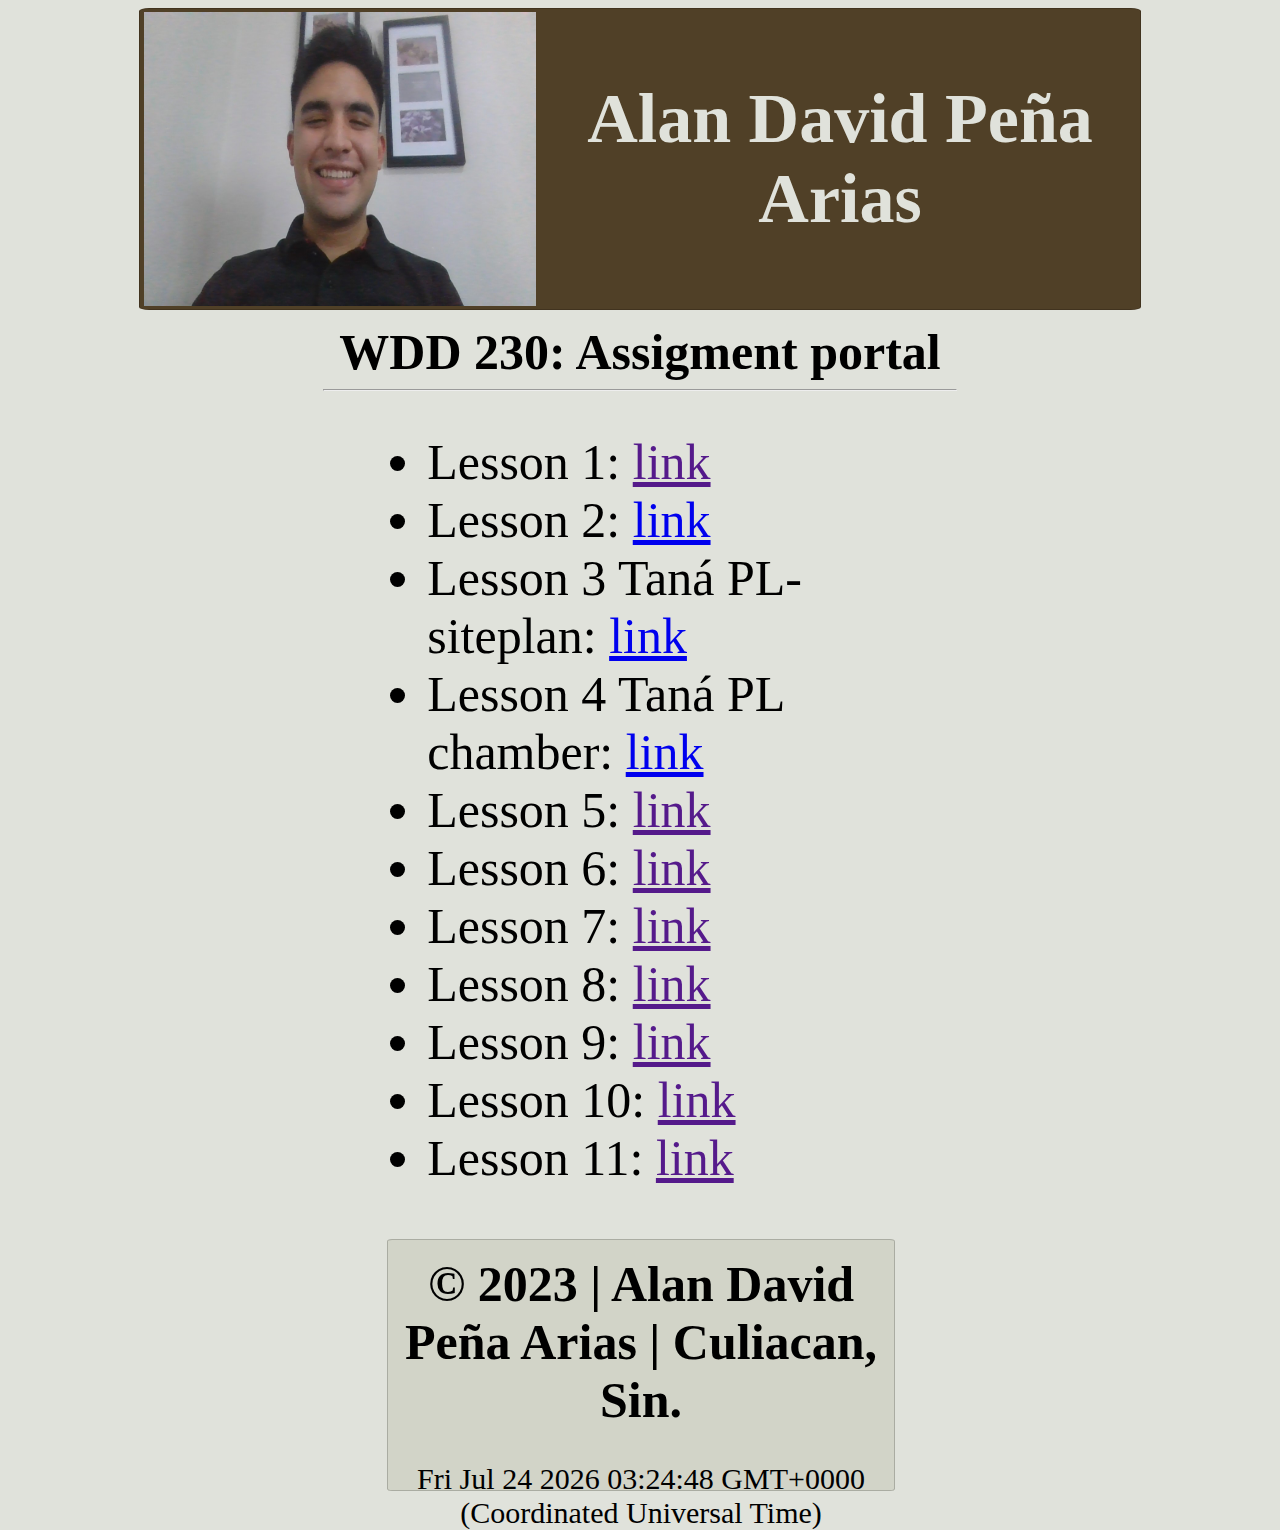
<file: index.html>
<!DOCTYPE html>
<html lang="en">
<head>
    <meta charset="UTF-8">
    <meta http-equiv="X-UA-Compatible" content="IE=edge">
    <meta name="viewport" content="width=device-width, initial-scale=1.0">
    <title>Portal</title>
    <link rel="stylesheet" href="styles/css.css">
    
</head>
<body>
    <header>
        <div id="personal">
            <img src="images/yo.jpg" alt="">
            <h1> Alan David Peña Arias</h1>
        </div>
    </header>

    <h2>WDD 230: Assigment portal</h2>

    <hr>
    <br>
    <main>
        <ul>
            <li> Lesson 1: <a href=""> link </a></li>
            <li> Lesson 2: <a href="lesson02/design-principles.html"> link </a></li>
            <li> Lesson 3 Taná PL-siteplan: <a href="lesson3/index.html"> link </a></li>
            <li> Lesson 4 Taná PL chamber: <a href="Tana_chamber/index.html"> link </a></li>
            <li> Lesson 5: <a href=""> link </a></li>
            <li> Lesson 6: <a href=""> link </a></li>
            <li> Lesson 7: <a href=""> link </a></li>
            <li> Lesson 8: <a href=""> link </a></li>
            <li> Lesson 9: <a href=""> link </a></li>
            <li> Lesson 10: <a href=""> link </a></li>
            <li> Lesson 11: <a href=""> link </a></li>
        </ul>
    <br> <br>
        
    </main>

    <footer>
        <div id="info_button">
            <h1> &copy; 2023 | Alan David Peña Arias | Culiacan, Sin.</h1>
            <div id="last_mod"></div>
        </div>
    
        <script src="scripts/script.js"></script>
    </footer>

</body>

</html>
</file>
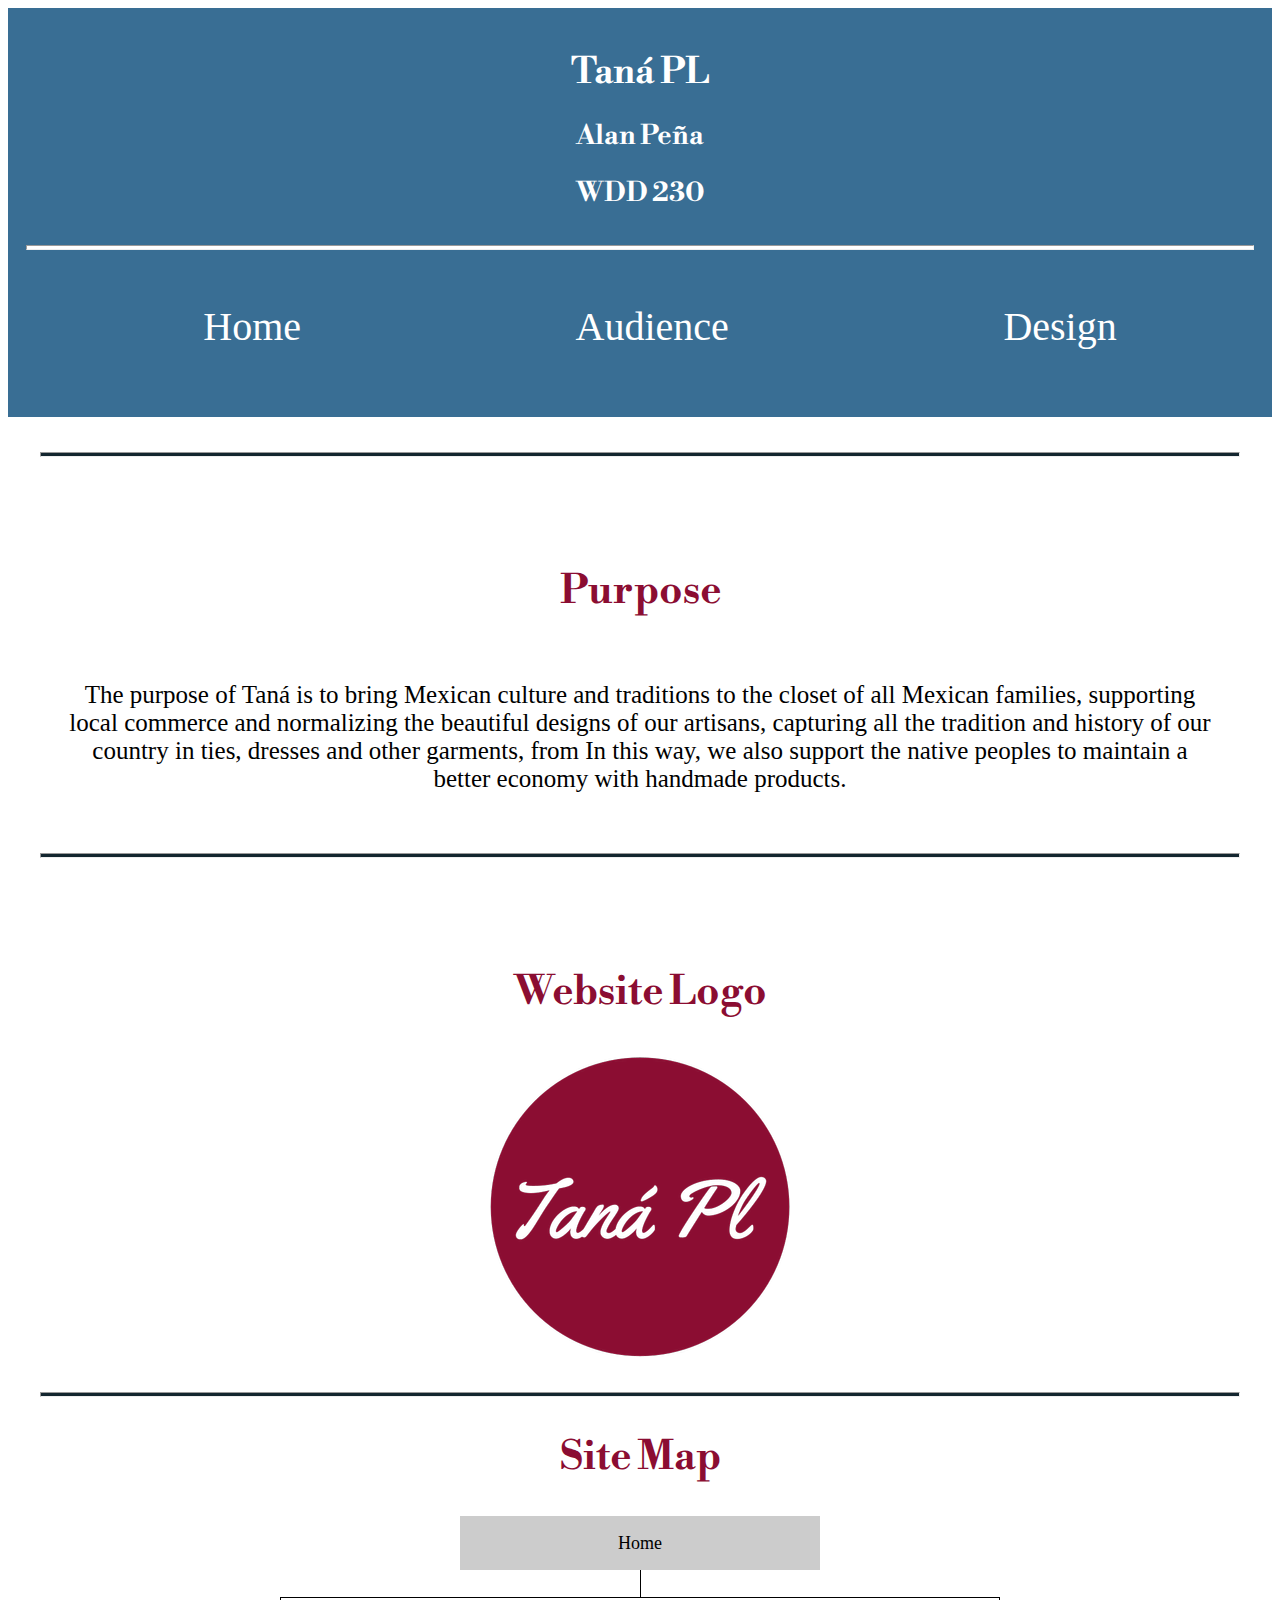
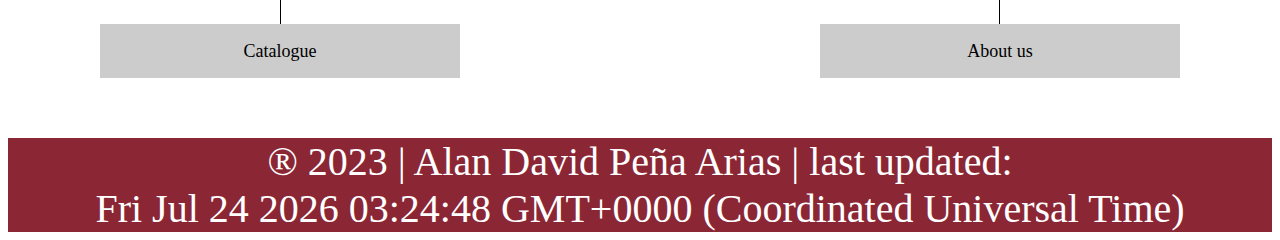
<file: lesson3/index.html>
<!DOCTYPE html>
<html lang="en">
<head>
    <meta charset="UTF-8">
    <meta http-equiv="X-UA-Compatible" content="IE=edge">
    <meta name="viewport" content="width=device-width, initial-scale=1.0">
    <title>Document</title>
    <link type="text/css" rel="stylesheet" href="styles/css.css">
</head>
<body>
    
        <header>
          <h1>Taná PL</h1>  
          <h2>Alan Peña</h2>
          <h2>WDD 230</h2> 

          <hr>

          <nav>
            <ul id="flex_nav">
                <li> <a href="#"> Home   </a> </li>
                <li> <a href="target-audience.html"> Audience   </a> </li>
                <li> <a href="design.html"> Design   </a> </li>
            </ul>

          </nav>
          
        </header>
        <main>
    
          
          <hr>
          <h2>Overview</h2>
          <h3 class="title_typography">Purpose</h3>

          <p>The purpose of Taná is to bring Mexican culture and traditions to the closet of all Mexican families, 
            supporting local commerce and normalizing the beautiful designs of our artisans, capturing all the tradition
            and history of our country in ties, dresses and other garments, from In this way, we also support the 
            native peoples to maintain a better economy with handmade products.</p>  
    
       
          <hr>
          <h2>Branding</h2>
          <h3 class="title_typography" > Website Logo</h3>
          
          <img src="images/logo2.png" alt="Logo image">
          <hr>
          
          <h2 class="title_typography">
            Site Map
          </h2>
          <div class="sitemap">
            <div class="sm-home">
              Home
            </div>
            <div class="sm-page2">
              Catalogue 
            </div>
            <div class="sm-page3">
              About us  
            </div>
    
            <div class="top">
              &nbsp;
            </div>
            <div class="left">
              &nbsp;
            </div>
            <div class="right">
              &nbsp;
            </div>
    
          </div>

          

        </main>

        
    
    
   
    
</body>

<footer>
    &#174 2023</div> | Alan David Peña Arias | last updated: <div id="last_mod"></div>
    <script src="scripts/script.js"></script>
</footer>


</html>
</file>
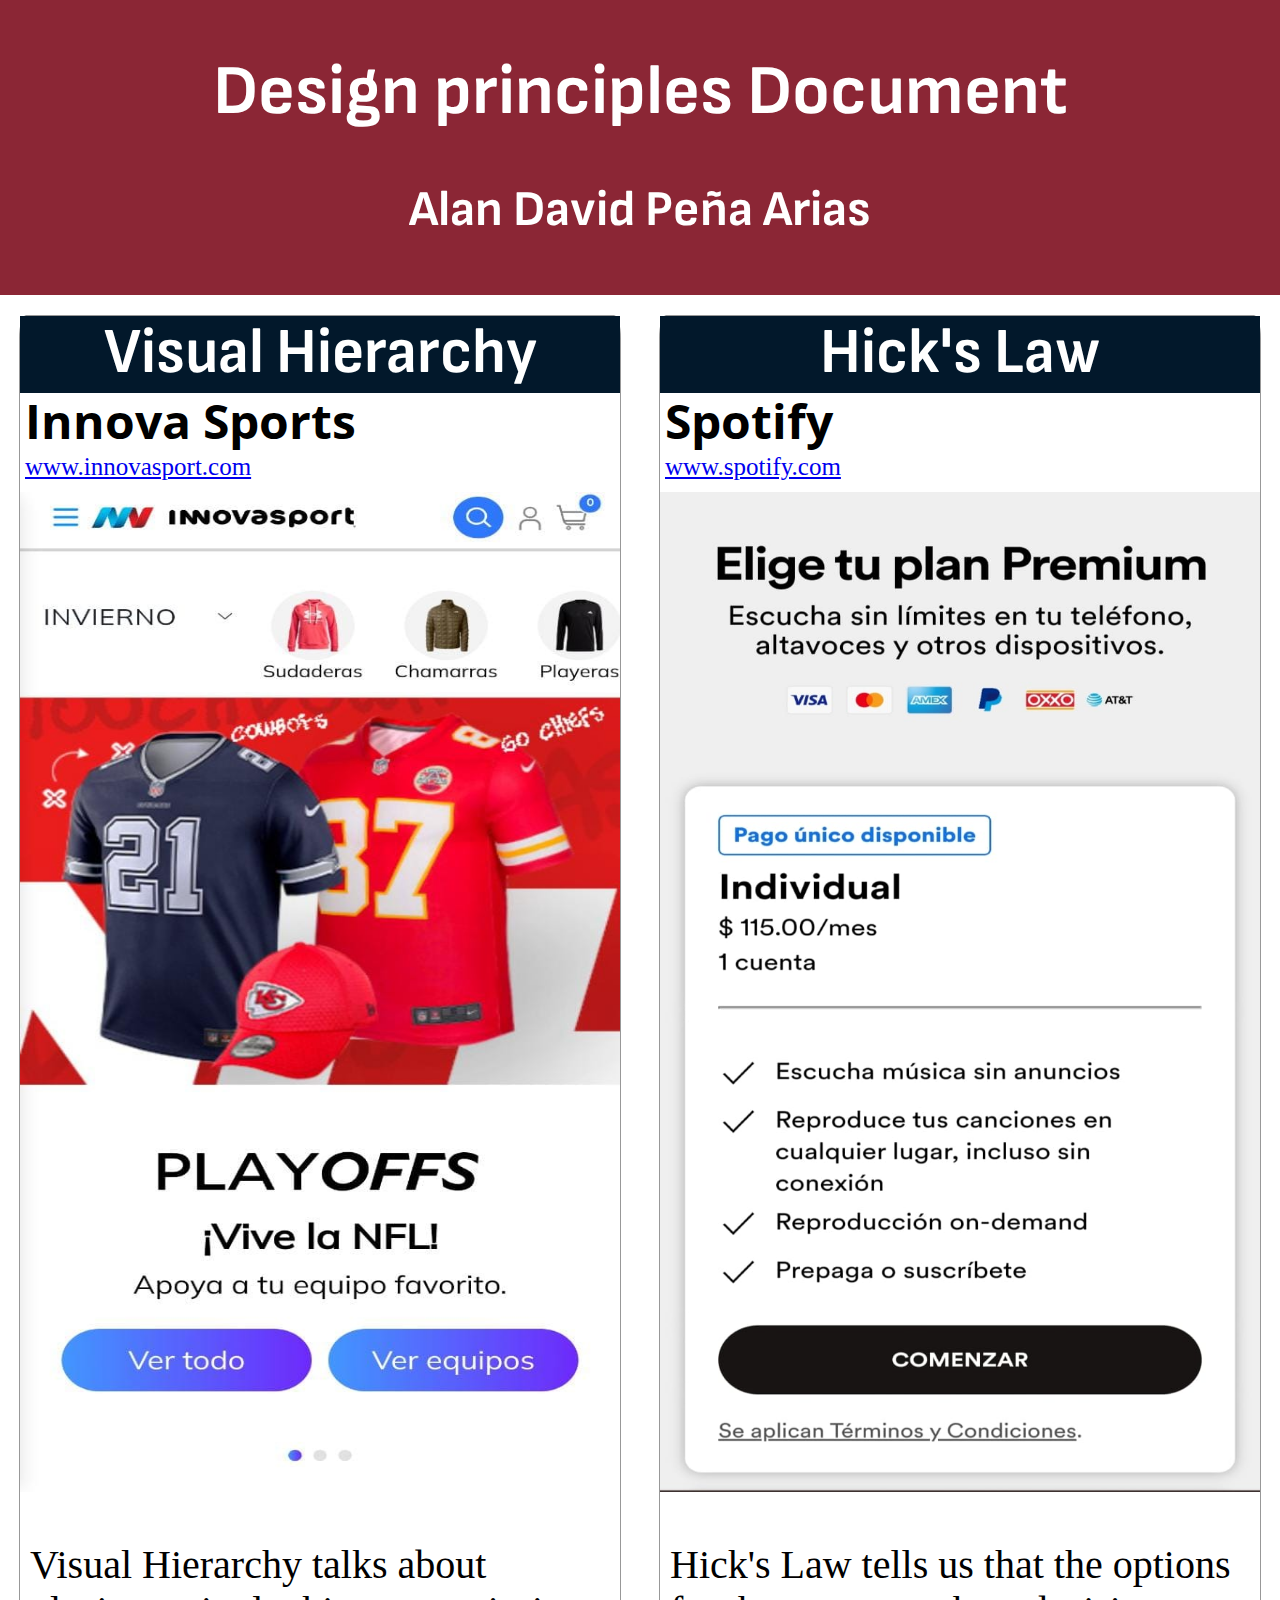
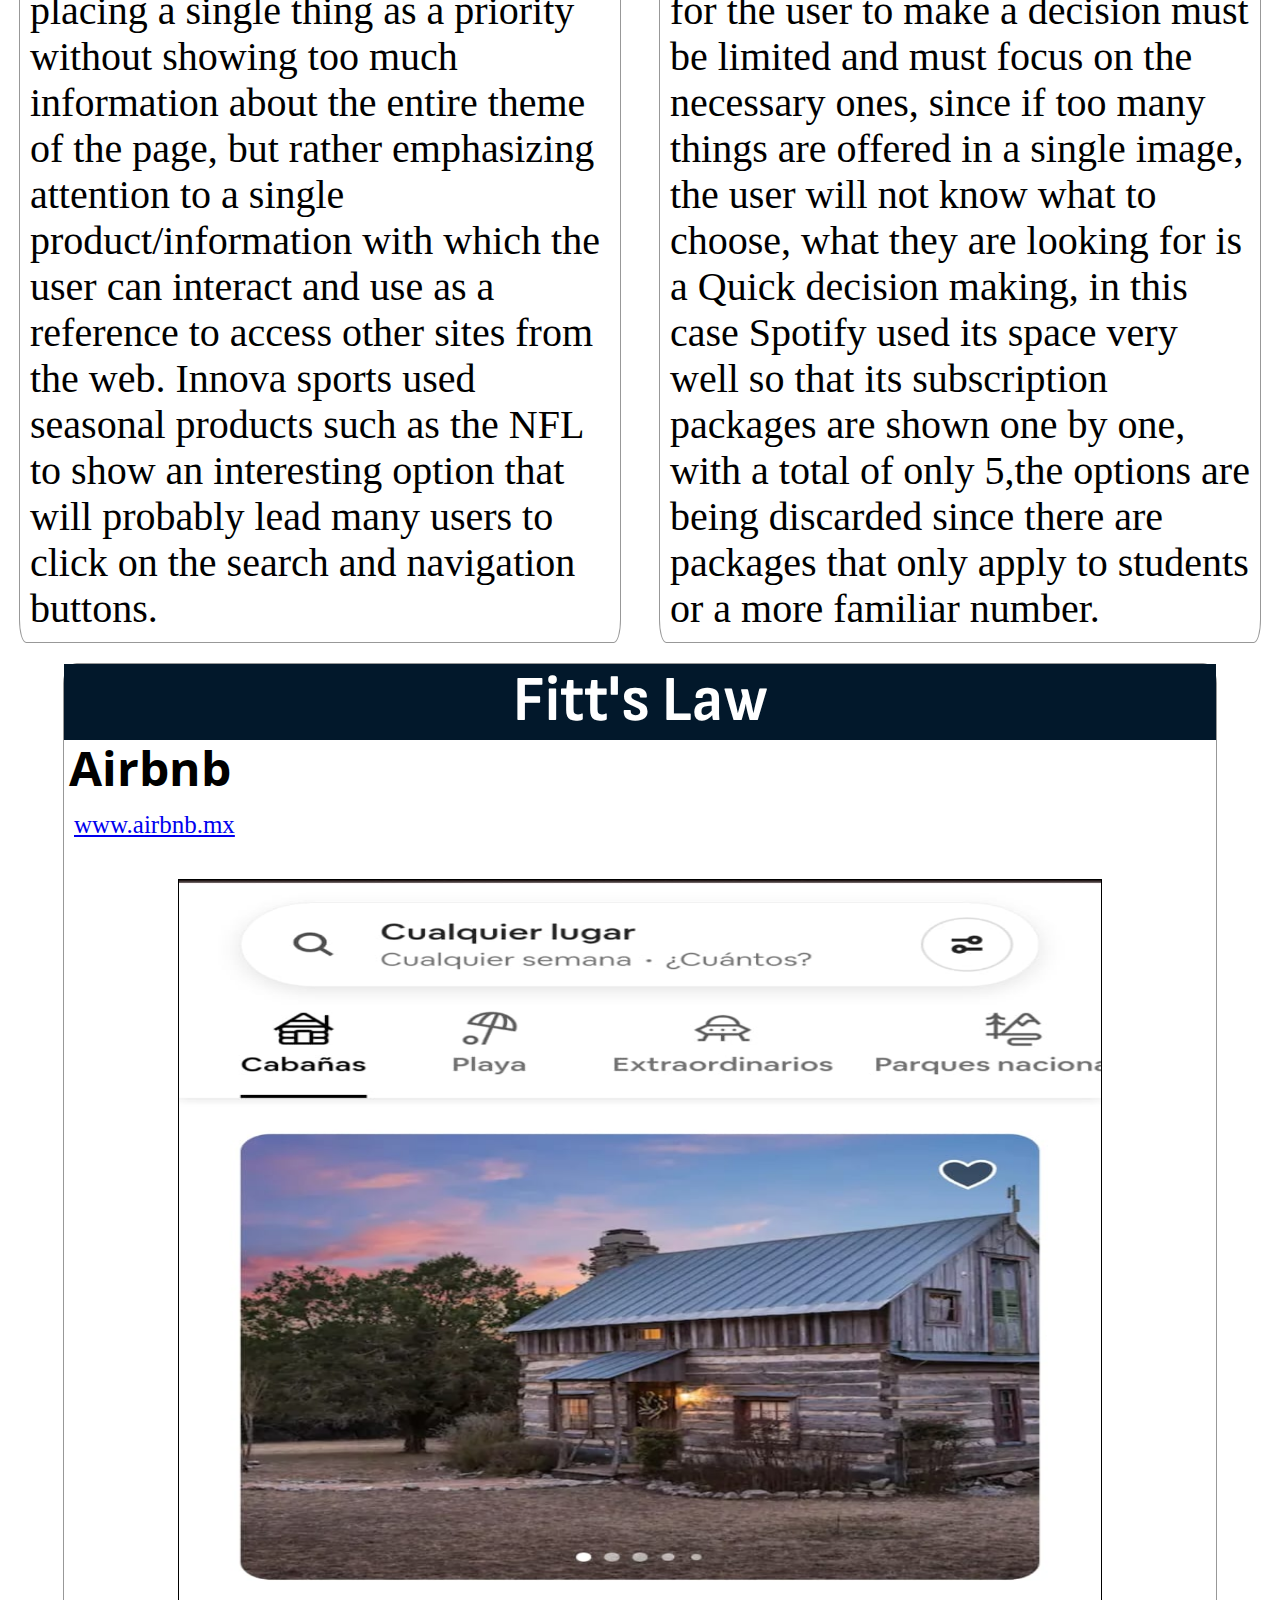
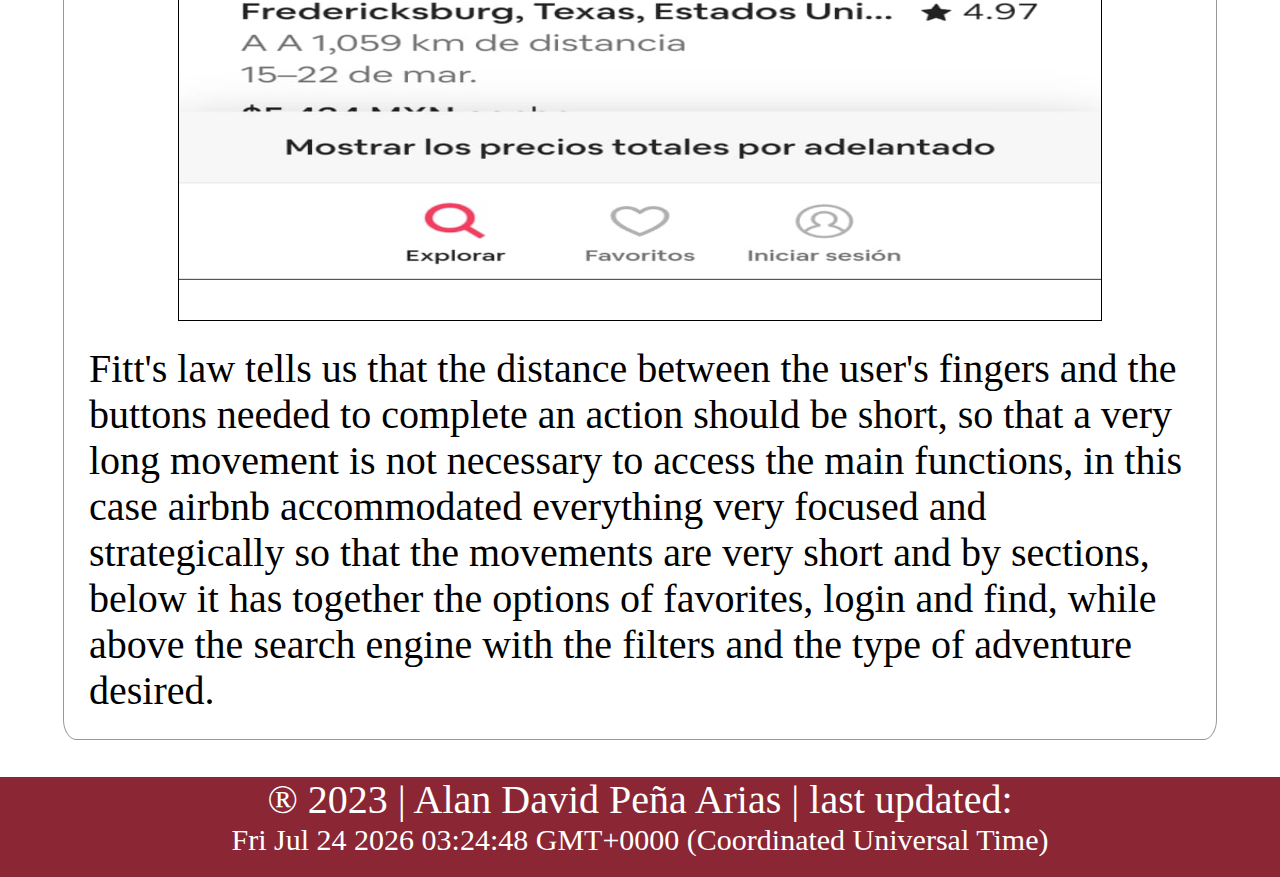
<file: lesson02/design-principles.html>
<!DOCTYPE html>
<html lang="en">
<head>
    <meta charset="UTF-8">
    <meta http-equiv="X-UA-Compatible" content="IE=edge">
    <meta name="viewport" content="width=device-width, initial-scale=1.0">
    <title>Document</title>
    <link rel="stylesheet" href="styles/normalize.css">
    <link rel="stylesheet" href="styles/style.css">
    
</head>
<body>
<header>
    <h1>Design principles Document</h1>
    <h3>Alan David Peña Arias</h3>
</header>
<main>
    <div class="blocks">
        <h1>Visual Hierarchy</h1>
        <h3>Innova Sports</h3>
        <a href="www.innovasport.com/"> www.innovasport.com</a>
        <img class="blocks_img" src="images/innova.jpeg" alt="">
        <p> Visual Hierarchy talks about placing a single thing as a priority 
            without showing too much information about the entire theme of the page,
             but rather emphasizing attention to a single product/information with 
             which the user can interact and use as a reference to access other 
             sites from the web.  
             Innova sports used seasonal products such as the NFL to show an 
             interesting option that will probably lead many users to click on the
              search and navigation buttons. 
        </p>

    </div>

    <div class="blocks">
        <h1>Hick's Law</h1> 
        <h3>Spotify</h3>
        <a href="https://www.spotify.com/us/premium/"> www.spotify.com </a>
        <img class="blocks_img" src="images/spotify.jpeg" alt="">
        <p>  Hick's Law tells us that the options for the user to make a decision 
            must be limited and must focus on the necessary ones, since if too many
             things are offered in a single image, the user will not know what to 
             choose, what they are looking for is a Quick decision making, in this 
             case Spotify used its space very well so that its subscription packages
              are shown one by one, with a total of only 5,the options are 
              being discarded since there are packages that only apply to students or a 
              more familiar number.
        </p>

    </div>

    <div class="blocks" id="blocks_3">
        <h1>Fitt's Law</h1>
        <h3>Airbnb</h3>
        <a href="https://www.airbnb.mx/"> www.airbnb.mx </a>
        <img class="blocks_img"  src="images/airbnb.jpeg" alt="">
        <p> Fitt's law tells us that the distance between the user's fingers and the
             buttons needed to complete an action should be short, so that a very 
             long movement is not necessary to access the main functions, in this
              case airbnb accommodated everything very focused and strategically so
               that the movements are very short and by sections, below it has together the 
               options of favorites, login and find, while above the search engine with the 
               filters and the type of adventure desired.
        </p>

    </div>

    <br>
    <br>

    
</main>

<footer>
    &#174 2023</div> | Alan David Peña Arias | last updated: <div id="last_mod"></div>
</footer>

<script src="scripts/script.js"></script>
    
</body>
</html>
</file>
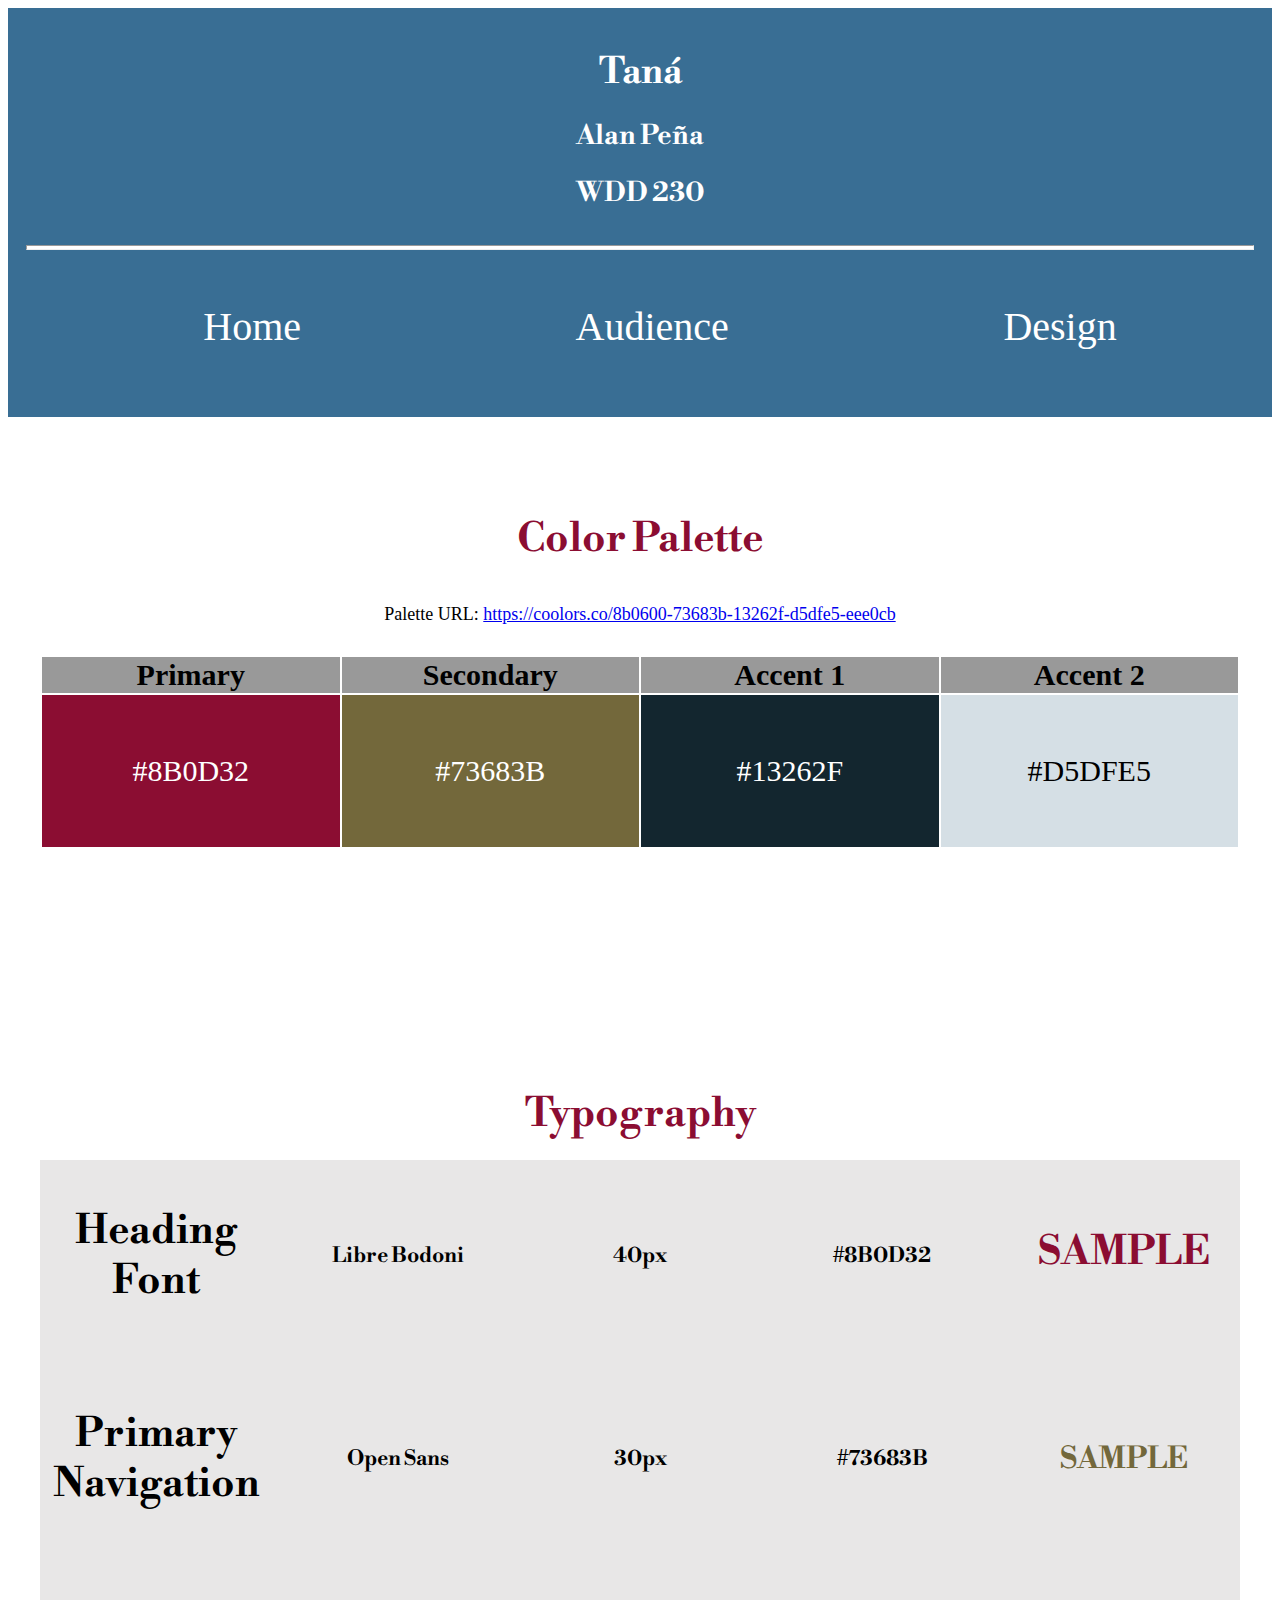
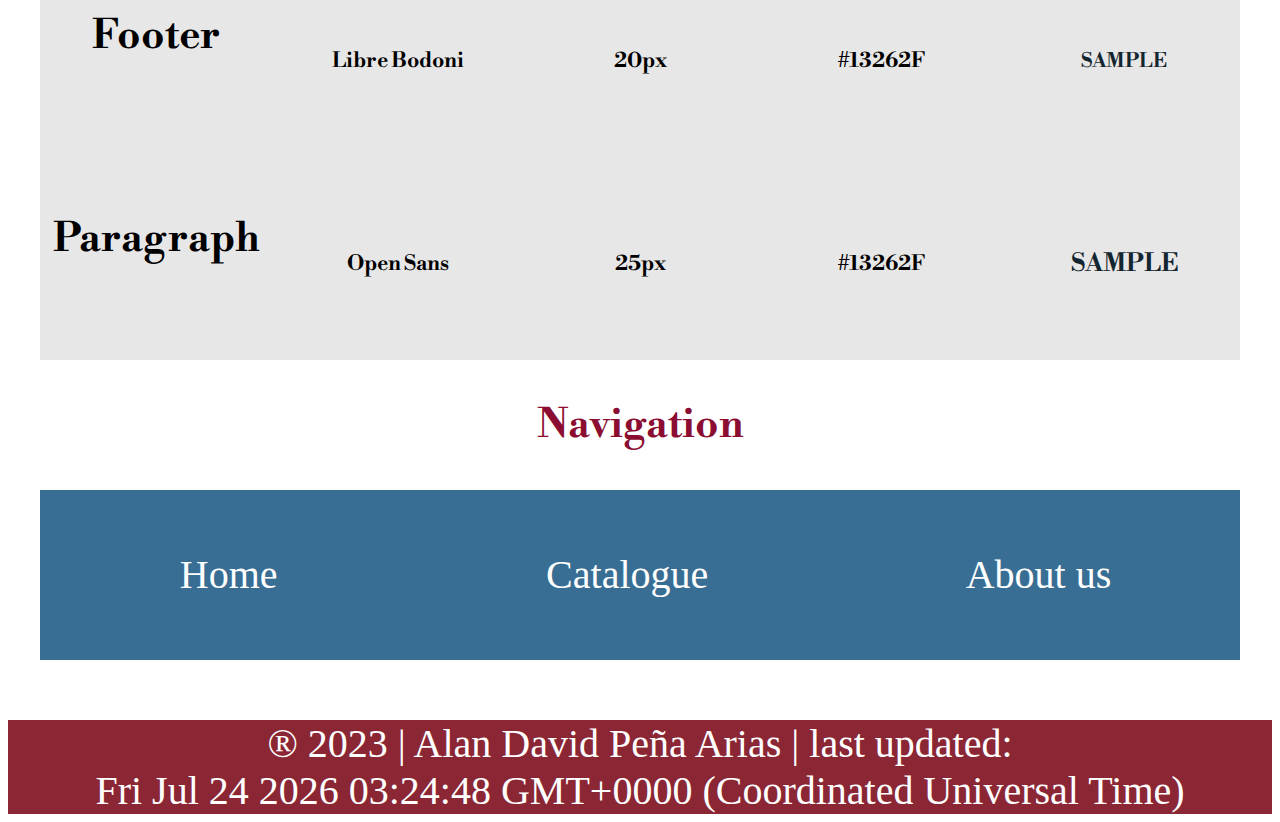
<file: lesson3/design.html>
<!DOCTYPE html>
<html lang="en">
<head>
    <meta charset="UTF-8">
    <meta http-equiv="X-UA-Compatible" content="IE=edge">
    <meta name="viewport" content="width=device-width, initial-scale=1.0">
    <title>Document</title>
    <link type="text/css" rel="stylesheet" href="styles/css.css">
</head>
<body>

    <header>
        <h1>Taná</h1>
        <h2>Alan Peña</h2>
        <h2>WDD 230</h2>
        <hr>
        <nav>
            <ul id="flex_nav">
                <li> <a href="index.html"> Home   </a> </li>
                <li> <a href="target-audience.html"> Audience   </a> </li>
                <li> <a href="#"> Design   </a> </li>
            </ul>
        </nav>

      </header>
    <main>
        <h2>
            Style Guide
        </h2>

        

        <h3 class="title_typography">
            Color Palette
        </h3>
        
        Palette URL: <a href="https://coolors.co/8b0600-73683b-13262f-d5dfe5-eee0cb" target="_blank">https://coolors.co/8b0600-73683b-13262f-d5dfe5-eee0cb</a>


        <table class="colors">
            <tr><th>Primary</th><th>Secondary</th><th>Accent 1</th><th>Accent 2</th></tr>
            <tr><td class="primary">#8B0D32</td><td class="secondary">#73683B </td><td class="accent1">#13262F</td><td class="accent2">#D5DFE5</td></tr>
        </table>

        <h4 class="title_typography">
            Typography
        </h4>

        <br>

        <div id="typography">
            <h4>Heading Font </h4> <h3> Libre Bodoni </h3> <h3> 40px </h3> <h3> #8B0D32</h3> <h5>SAMPLE </h5>
            <h4>Primary Navigation </h4> <h3> Open Sans </h3> <h3> 30px </h3> <h3> #73683B</h3> <h5>SAMPLE </h5>   
            <h4>Footer </h4> <h3> Libre Bodoni </h3> <h3> 20px </h3> <h3> #13262F</h3> <h5>SAMPLE </h5>
            <h4>Paragraph </h4> <h3> Open Sans </h3> <h3> 25px </h3> <h3> #13262F</h3> <h5>SAMPLE </h5>
            
        </div>
        


        
        <h3 class="title_typography">
            Navigation
        </h3>
        
        <nav id="flex_nav">
            <a href="#">Home</a>
            <a href="#">Catalogue</a>
            <a href="#">About us</a>
        </nav>

      
    </main>


    
</body>

<footer>
    &#174 2023</div> | Alan David Peña Arias | last updated: <div id="last_mod"></div>
    <script src="scripts/script.js"></script>
</footer>

</html>
</file>
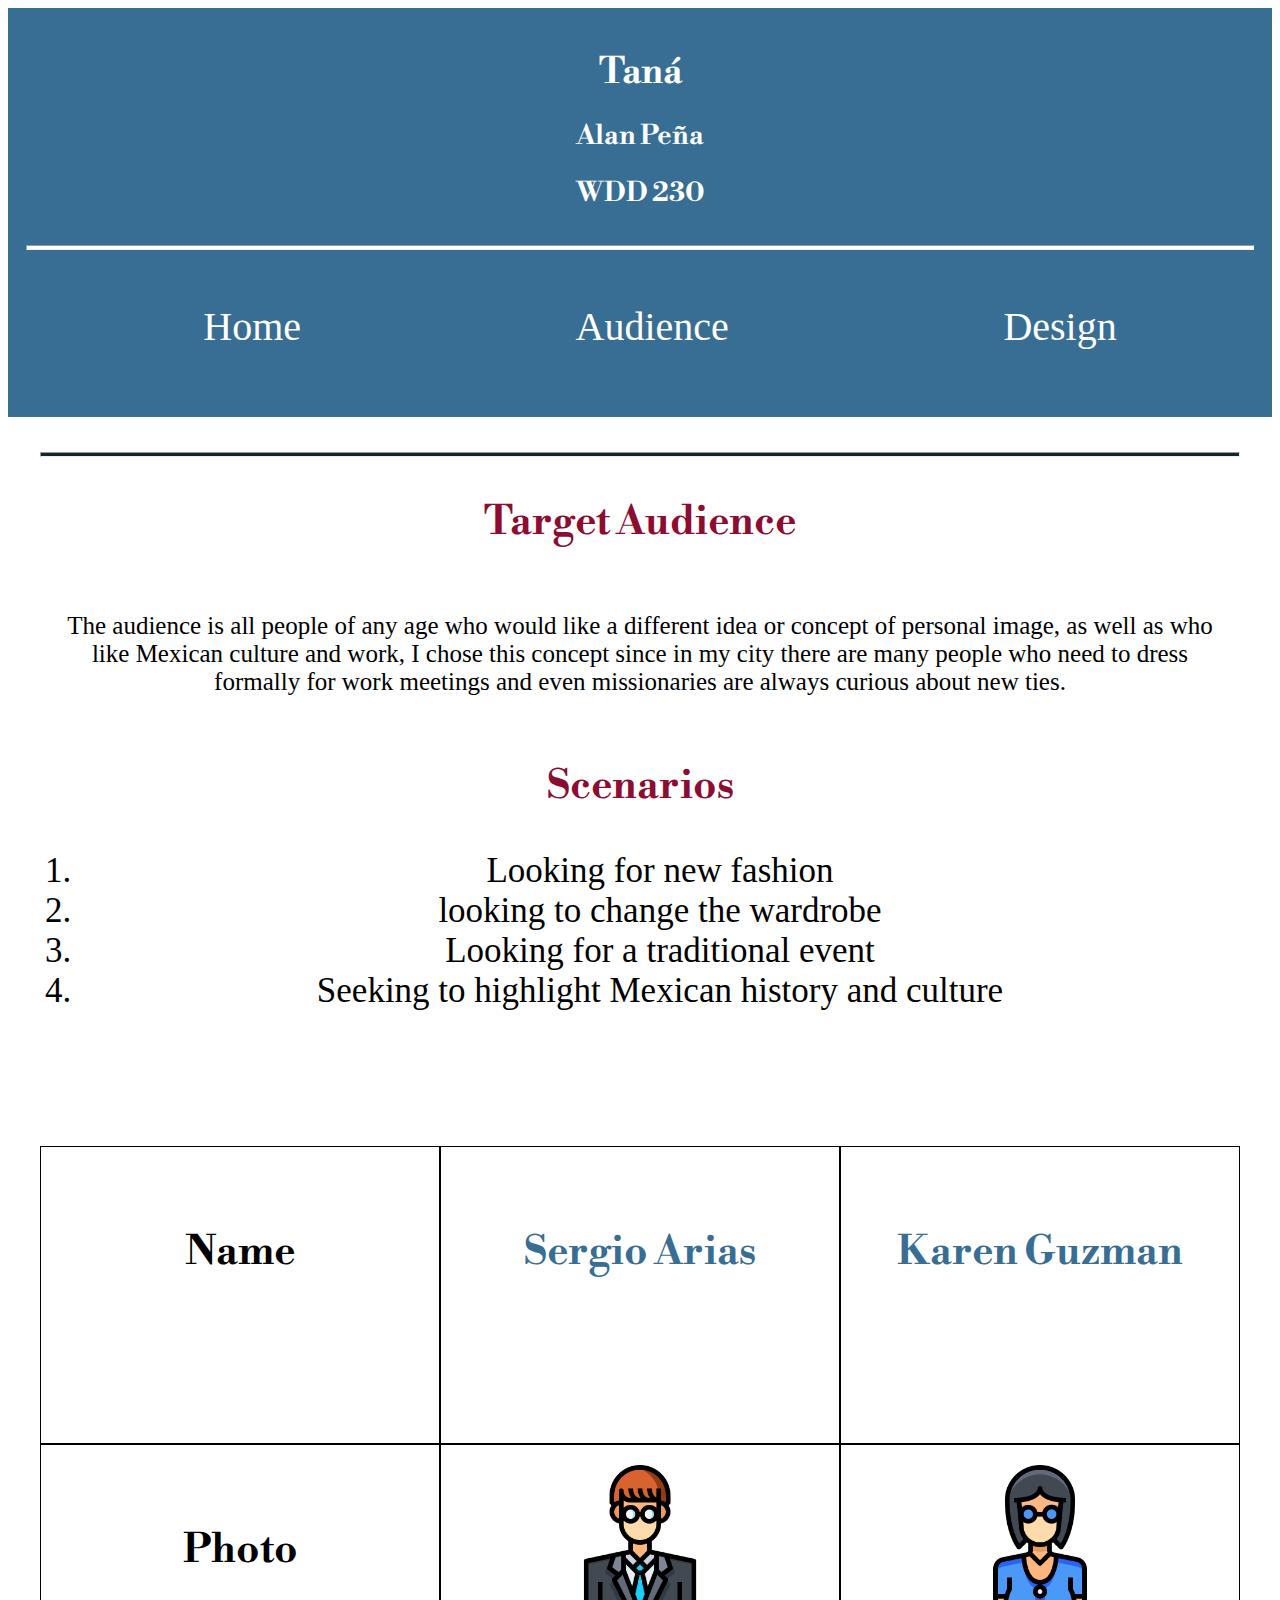
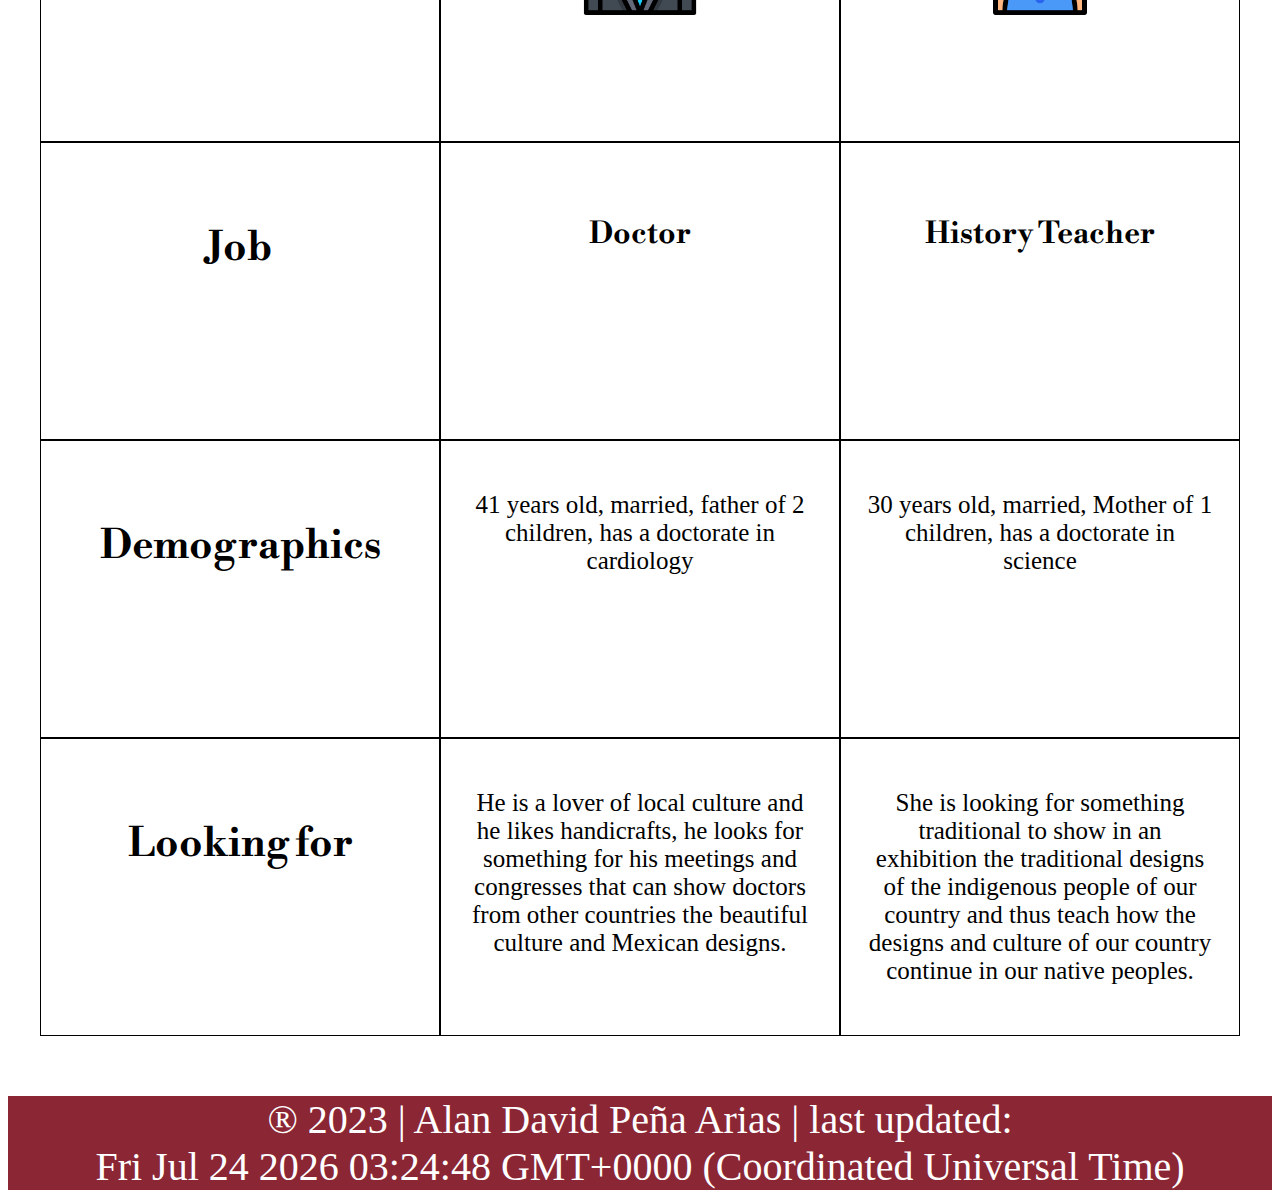
<file: lesson3/target-audience.html>
<!DOCTYPE html>
<html lang="en">
<head>
    <meta charset="UTF-8">
    <meta http-equiv="X-UA-Compatible" content="IE=edge">
    <meta name="viewport" content="width=device-width, initial-scale=1.0">
    <title>Document</title>
    <link type="text/css" rel="stylesheet" href="styles/css.css">
</head>

<body>
    <header>
        <h1>Taná</h1>
          <h2>Alan Peña</h2>
          <h2>WDD 230</h2> 

        <hr>
        <nav>
            <ul id="flex_nav">
                <li> <a href="index.html"> Home   </a> </li>
                <li> <a href="#"> Audience   </a> </li>
                <li> <a href="design.html"> Design   </a> </li>
            </ul>
        </nav>
    </header>
    <main>
        <hr>
        <h3 class="title_typography"> Target Audience</h3>
        <p>The audience is all people of any age who would like a different idea or 
            concept of personal image, as well as who like Mexican culture and work, 
            I chose this concept since in my city there are many people who need to dress
             formally for work meetings and even missionaries are always curious about new
              ties.</p>
              <div id="scenarios">
                <h3 class="title_typography"> Scenarios</h3>
                <ul id="scenarios_list">
                    <li> Looking for new fashion</li>
                    <li> looking to change the wardrobe</li>
                    <li> Looking for a traditional event</li>
                    <li>Seeking to highlight Mexican history and culture</li>
                </ul>
              </div>

              


        <div id="personas_grid">
           <div class="border_grid"> <h4> Name  </h4> </div>     <div class="border_grid"> <h3> Sergio Arias </h3> </div>   <div class="border_grid"><h3> Karen Guzman  </h3> </div>
            
           <div class="border_grid"> <h4> Photo </h4> </div>     <div class="border_grid"> <img src="images/persona1.png" alt=""> </div>  <div class="border_grid"> <img src="images/persona2.png" alt=""></div>

           <div class="border_grid"> <h4> Job  </h4> </div>     <div class="border_grid">   <h5> Doctor </h5> </div>   <div class="border_grid">  <h5> History Teacher </h5> </div> 

           <div class="border_grid"><h4> Demographics </h4> </div>      <div class="border_grid">   <p> 41 years old, married, father of 2 children, has a doctorate in cardiology </p> </div>  <div class="border_grid">   <p> 30 years old, married, Mother of 1 children, has a doctorate in science </p>  </div>

           <div class="border_grid"><h4> Looking for  </h4> </div>     <div class="border_grid">    <p> He is a lover of local culture and he likes handicrafts, he looks for something for his meetings and congresses that can show doctors from other countries the beautiful culture and Mexican designs.</p> </div> <div class="border_grid"> <p> She is looking for something traditional to show in an exhibition the traditional designs of the indigenous people of our country and thus teach how the designs and culture of our country continue in our native peoples.  </p> </div>  

        </div>
    </main>


</body>

<footer>
    &#174 2023</div> | Alan David Peña Arias | last updated: <div id="last_mod"></div>
    <script src="scripts/script.js"></script>
</footer>

</html>
</file>
<file: styles/css.css>
*{
    background-color: #E0E2DB;
}

#personal{
    background-color: #3b270cde;
    width: 1000px;
    height: 300px;
    border-radius: 1%;
    text-align: center;
    margin: auto;
    display: grid;
    grid-template-columns: 2fr 3fr;
    border: 1px solid rgba(0, 0, 0, 0.187);
}

#personal h1{
    margin: auto;
    font-size: 70px;
    background-color: transparent;
    color: #E0E2DB;
}

#personal img{
    width: 98%;
    height: 98%;
    margin: auto;
    border: 20px;
}

hr{
    width: 50%;
}

h2{
    margin: auto;
    text-align: center;
    font-size: 50px;
    margin-top: 1%;
}

main{
    width: 40%;
    height: 100%;
    margin: auto;
}

ul li{
    font-size: 50px;
}

#info_button{
    width: 100%;
    height: 250px;
    border-radius: 1%;
    text-align: center;
    border: 1px solid rgba(0, 0, 0, 0.187);
    background-color: #D2D4C8;
}

#info_button h1{
    width: 100%;
    margin-top: 3%;
    font-size: 50px;
    text-align: center;
    background-color: transparent;
}

#last_mod{
    font-size: 30px;
    background-color: transparent;
}

footer{
    width: 40%;
    margin: auto;
}
</file>
<file: lesson3/styles/css.css>
@import url('https://fonts.googleapis.com/css?family=IM+Fell+French+Canon+SC|Lato');
@import url('https://fonts.googleapis.com/css2?family=Libre+Bodoni&display=swap');
:root {

  --primary-color: #8B0D32   ;
  --secondary-color: #73683B ;
  --accent1-color: #13262F;
  --accent2-color: #D5DFE5;

  --heading-font: "Libre Bodoni";
  --paragraph-font: "Open sans";


  --headline-color-on-white: #396E94;   
  --headline-color-on-color: white; 
  --paragraph-color-on-white: #396E94; 
  --paragraph-background-color: #396E94  ;
  --nav-link-color: white;
  --nav-background-color: #73683B;
  --nav-hover-link-color: white;
  --nav-hover-background-color: #396E94;
}

body {

  font-size: 18px;
  text-align: center;
}

main{
  max-width: 1200px;
  margin: 0 auto;
}

p{
  font-size: 25px;
}

img {
  display: block;
  margin: 0 auto;
}
h1, h2, h3, h4, h5, h6 {
  font-family: var(--heading-font);
  color: var(--headline-color-on-white);
}

h4{
    font-size: 30px;
}
h2 {
  text-align: center;
}
hr {
  height: 3px;
  margin: 35px 0;
  background: var(--accent1-color);
}
header {
  padding: 1em;
  text-align: center;
  color: var(--nav-background-color);
  background-color: var(--paragraph-background-color);
}
h1, header, h2 {
  color: white;
}

header hr{
  background-color: white;
}

p {
  font-family: var(--paragraph-font);
  color: var(--paragraph-color);
  padding: 1em;
}
.colors {
  width: 100%;
  min-width: 350px;
  margin: 30px auto;
  text-align: center;
  font-size: 30px;
}
.colors th {
  background-color: #999;
}

.colors td{
  width: 25%;
  height: 5em;
}

.primary {
  background-color: var(--primary-color);
  color: white;
}
.secondary {
  background-color: var(--secondary-color);
  color: white;
}
.accent1 {
  background-color: var(--accent1-color);
  color: white;
}
.accent2{
  background-color: var(--accent2-color);

}

p.colored {
  background-color: var(--paragraph-background-color);
  color: var(--paragraph-color-on-color);
}

.title_typography{
  color: #8B0D32;
  font-size: 40px;
}

#typography{
  display: grid;
  width: 100%;
  grid-template-columns: repeat(5, 1fr);
  grid-template-rows: repeat(4,1fr);
  background-color: rgba(159, 153, 153, 0.235);
  grid-gap: 10px;
  height: 800px;
}

#typography h5:nth-of-type(1){
  font-size: 40px;
  color: #8B0D32;
}

#typography h5:nth-of-type(2){
  font-size: 30px;
  color: #73683B;
  margin: auto;
}

#typography h5:nth-of-type(3){
  font-size: 20px;
  color: #13262F;
  margin: auto;
}

#typography h5:nth-of-type(4){
  font-size: 25px;
  margin: auto;
  color: #13262F;
}

 


#typography h3, h4 {
  text-align: center;
  margin: auto;
  color: #000;
}

nav {
  background-color: var(--nav-background-color);
  line-height: 3em;
  text-align: center;
  font-size: 1.2em;
}
nav  {
  list-style-type: none;
  display: flex;
  background-color: #396E94;
}
nav a {
  padding: 25px;
  min-width: 120px;
  text-decoration: none;
}
nav ul{
  margin-top: 10px;
}

nav a:link, nav a:visited {
  color: var(--nav-link-color);
}

nav a:hover {
border: 1px solid rgba(255, 255, 255, 0.183);
}

.sitemap {
  display: grid;
  justify-content: center;

  grid-template-columns: repeat(6, 15%);
  grid-template-rows: 3em 1.5em 1.5em 3em;
  grid-template-areas: ". . home home . ."
    ". . . top . ."
    ". left left right right ."
    "page2 page2 . . page3 page3";
}
.sitemap > div {

  text-align: center;

}
.sm-home {
  grid-area: home;
  background-color: #ccc;
  line-height: 3em;
}
.sm-page2 {
  grid-area: page2;
  background-color: #ccc;
  line-height: 3em;
}
.sm-page3 {
  grid-area: page3;
  background-color: #ccc;
  line-height: 3em;
}

.top {
  grid-area: top;
  border-left: 1px solid;
}

.left {
  grid-area: left;
  border-top: 1px solid;
  border-left: 1px solid;
}

.right {
  grid-area: right;
  border-top: 1px solid;
  border-right: 1px solid;
}

#flex_nav{
  display: flex;
  width: 100%;
  font-size: 40px;
  flex-flow: row wrap;
  list-style-type: none;
  
  justify-content: space-around;
}


/* ----------------------- Target audience -------------------------------- */

#scenarios{
  padding-bottom: 100px;
}

#personas_grid{
  display: grid;
  grid-template-columns: repeat(3,  1fr);
  grid-template-rows: repeat(5, 1fr);
}

.border_grid img{
  width: 150px;
  padding: 20px;
}

.border_grid h3,h4{
  display: flex;
  justify-content: center;
  margin-top: 20%;
  font-size: 40px;
}

.border_grid h5:nth-of-type(1){
  font-size: 30px;
  color: black;
  margin-top: 18%;
}

.border_grid{
  border: 1px solid black;
}

#scenarios_list{
  font-size: 35px;
  list-style: decimal;
}



footer{
  background-color: #8B2635;
  color: white;
  height: 100%;
  font-size: 40px;
  text-align: center;
  margin-top: 60px;
  }
</file>
<file: lesson02/styles/style.css>
@import url('https://fonts.googleapis.com/css2?family=Open+Sans:wght@300&family=Roboto+Condensed:ital@1&family=Sofia+Sans+Semi+Condensed:ital,wght@1,300&family=Sofia+Sans:wght@200&display=swap');

header{
    background-color: #8B2635;
    padding: 5px;
    text-align: center;
    color: white;
    font-family: 'Sofia sans'; 
}

header h1{
    font-size: 70px;
    
}

header h3{
    font-size: 50px;
}

main{
    display: grid;
    grid-template-columns: 1fr 1fr 1fr;
}

.blocks{
    display: grid;
    margin: auto;
    margin-top: 20px;
    border: 1px solid rgba(0, 0, 0, 0.404);
    border-radius: 1.2%;
    width: 600px;
    height: 1fr;
    
}

.blocks h1{
    height: 1.2em;
    font-size: 4em;
    text-align: center;
    margin: 0;
    background-color: #02182B;
    color: white;
    font-family: 'Sofia Sans Semi Condensed', sans-serif;
}

.blocks h3{
    font-size: 3em;
    margin: 5px;
    margin-top: auto;
    font-family: 'Open sans';
}

.blocks a{
    margin-left: 5px;
    font-size: 25px;
}

.blocks_img{
    width: 100%;
    height: 1000px;
    margin-top: 10px;
    padding-bottom: 40px;
}

.blocks p{
    margin: 10px;
    font-size: 40px;

}

footer{
background-color: #8B2635;
color: white;
height: 100px;
font-size: 40px;
margin: auto;
text-align: center;
}

#last_mod{
    font-size: 30px;
}

@media only screen and (max-width: 1500px){
    main{
        grid-template-columns: 1fr 1fr;
    }
    #blocks_3{
        grid-column: 1/3;
        width: 90%;
    }

    #blocks_3  img{
        width: 80%;
        margin: auto;
        border: 1px solid black;
        
    }

    #blocks_3 a{
        margin: 10px;
        margin-bottom: 40px;
    }

    #blocks_3 p{
       margin: 25px;
    }
}

@media only screen and (max-width: 800px){
    main{
        grid-template-columns: 1fr;
        
    }

    #blocks_3{
        grid-column: auto;
        width: 90%;
    }

    #blocks_3 img{
        width: 95%;
    }

    footer{
        height: 100%;
        font-size: 30px;
    }

    #last_mod{
        font-size: 25px;
    }
}
</file>
